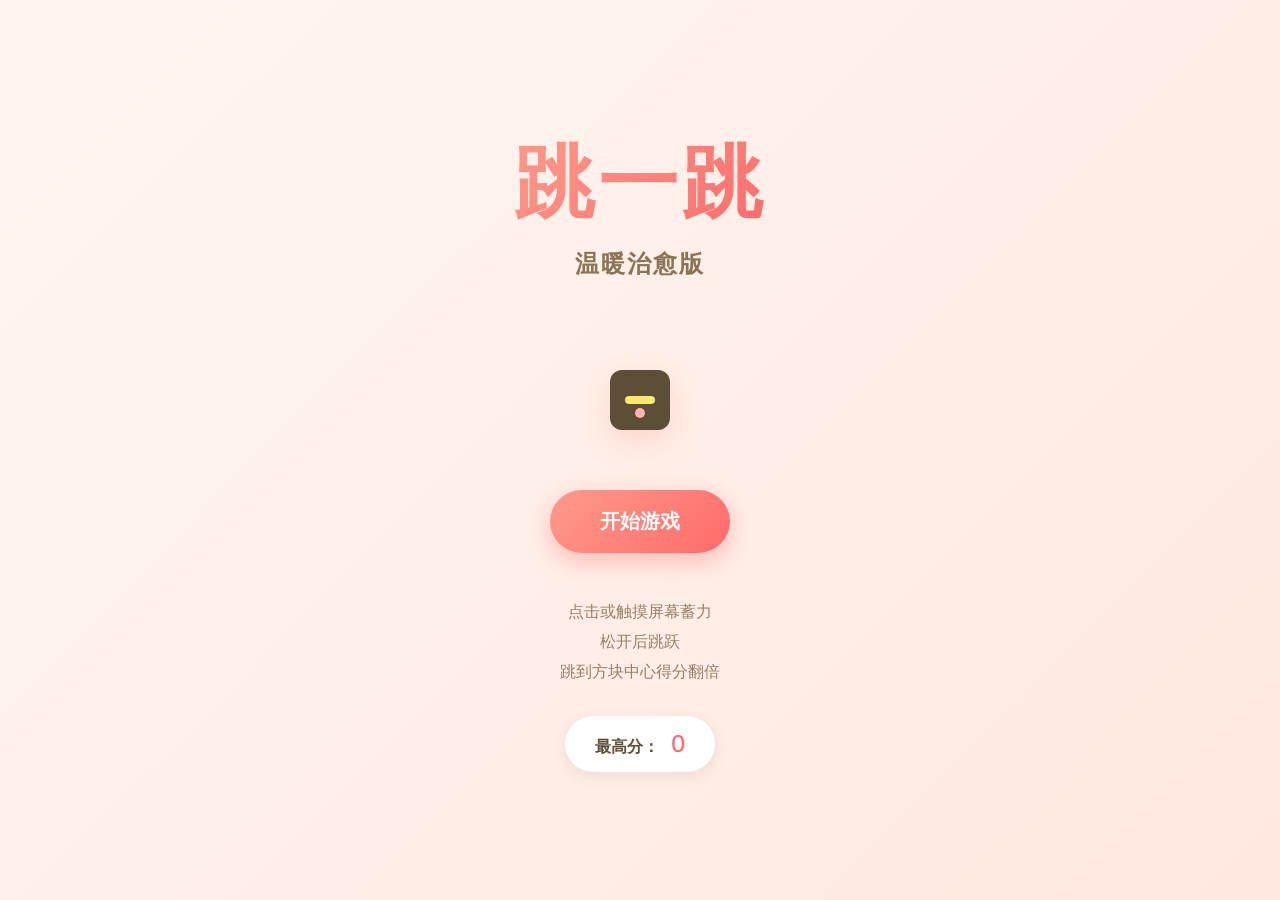
<file: index.html>
<!DOCTYPE html>
<html lang="zh-CN">
<head>
    <meta charset="UTF-8">
    <meta name="viewport" content="width=device-width, initial-scale=1.0, user-scalable=no">
    <title>跳一跳 - 温暖治愈版</title>
    <link rel="stylesheet" href="css/style.css">
    <link rel="preconnect" href="https://fonts.googleapis.com">
    <link rel="preconnect" href="https://fonts.gstatic.com" crossorigin>
    <link href="https://fonts.googleapis.com/css2?family=Nunito:wght@400;600;700;800&display=swap" rel="stylesheet">
</head>
<body>
    <!-- 开始界面 -->
    <div id="start-screen" class="screen">
        <div class="title-container">
            <h1 class="game-title">跳一跳</h1>
            <p class="subtitle">温暖治愈版</p>
        </div>
        <div class="character-preview">
            <div class="preview-character"></div>
        </div>
        <button id="start-btn" class="btn btn-primary">
            <span>开始游戏</span>
        </button>
        <div class="instructions">
            <p>点击或触摸屏幕蓄力</p>
            <p>松开后跳跃</p>
            <p>跳到方块中心得分翻倍</p>
        </div>
        <div class="best-score-display">
            <span>最高分：</span>
            <span id="best-score-value">0</span>
        </div>
    </div>

    <!-- 游戏界面 -->
    <div id="game-screen" class="screen hidden">
        <canvas id="game-canvas"></canvas>
        
        <!-- 游戏UI覆盖层 -->
        <div id="game-ui">
            <div class="score-container">
                <span id="current-score">0</span>
            </div>
            <div class="power-bar-container hidden" id="power-container">
                <div class="power-bar">
                    <div class="power-fill" id="power-fill"></div>
                </div>
            </div>
        </div>

        <!-- 连击提示 -->
        <div id="combo-text" class="combo-text hidden">
            <span id="combo-value"></span>
        </div>

        <!-- 粒子容器 -->
        <div id="particles-container"></div>
    </div>

    <!-- 游戏结束界面 -->
    <div id="game-over-screen" class="screen hidden
</file>
<file: css/style.css>
/* ==================== 全局样式 ==================== */
:root {
    /* 温暖治愈配色方案 */
    --primary-color: #FF9A8B;      /* 珊瑚粉 */
    --secondary-color: #FF6B6B;    /* 温暖红 */
    --accent-color: #FFE66D;       /* 柔和黄 */
    --bg-gradient-1: #FFF5F0;      /* 浅米色 */
    --bg-gradient-2: #FFE8E0;      /* 桃色 */
    --text-primary: #5D4E37;       /* 深棕 */
    --text-secondary: #8B7355;     /* 中棕 */
    --white: #FFFFFF;
    --shadow-soft: rgba(255, 154, 139, 0.3);
    --shadow-medium: rgba(255, 107, 107, 0.4);
    
    /* 平台颜色 - 温暖色系 */
    --platform-1: #FFB5A7;
    --platform-2: #FCD5CE;
    --platform-3: #F8ECD1;
    --platform-4: #DEEDF0;
    --platform-5: #BEE1E6;
    --platform-6: #D8E2DC;
    --platform-7: #FFE5D9;
    --platform-8: #FFCAD4;
    
    /* 玩家颜色 */
    --player-body: #5D4E37;
    --player-face: #FFE66D;
    --player-blush: #FFB5A7;
}

* {
    margin: 0;
    padding: 0;
    box-sizing: border-box;
}

html, body {
    width: 100%;
    height: 100%;
    overflow: hidden;
    font-family: 'Nunito', -apple-system, BlinkMacSystemFont, 'Segoe UI', sans-serif;
    background: linear-gradient(135deg, var(--bg-gradient-1) 0%, var(--bg-gradient-2) 100%);
    color: var(--text-primary);
    -webkit-tap-highlight-color: transparent;
    user-select: none;
}

/* ==================== 屏幕容器 ==================== */
.screen {
    position: fixed;
    top: 0;
    left: 0;
    width: 100%;
    height: 100%;
    display: flex;
    flex-direction: column;
    align-items: center;
    justify-content: center;
    transition: opacity 0.4s ease, transform 0.4s ease;
}

.screen.hidden {
    opacity: 0;
    pointer-events: none;
    transform: scale(0.95);
}

/* ==================== 开始界面 ==================== */
#start-screen {
    background: linear-gradient(135deg, var(--bg-gradient-1) 0%, var(--bg-gradient-2) 100%);
    padding: 20px;
}

.title-container {
    text-align: center;
    margin-bottom: 30px;
}

.game-title {
    font-size: clamp(3rem, 12vw, 5rem);
    font-weight: 800;
    background: linear-gradient(135deg, var(--primary-color), var(--secondary-color));
    -webkit-background-clip: text;
    -webkit-text-fill-color: transparent;
    background-clip: text;
    text-shadow: none;
    letter-spacing: 4px;
    animation: titleFloat 3s ease-in-out infinite;
}

@keyframes titleFloat {
    0%, 100% { transform: translateY(0); }
    50% { transform: translateY(-10px); }
}

.subtitle {
    font-size: clamp(1rem, 4vw, 1.5rem);
    color: var(--text-secondary);
    margin-top: 10px;
    font-weight: 600;
    letter-spacing: 2px;
}

.character-preview {
    width: 120px;
    height: 120px;
    margin: 30px auto;
    display: flex;
    align-items: center;
    justify-content: center;
}

.preview-character {
    width: 60px;
    height: 60px;
    background: var(--player-body);
    border-radius: 12px;
    position: relative;
    animation: characterBounce 1.5s ease-in-out infinite;
    box-shadow: 0 10px 30px var(--shadow-soft);
}

.preview-character::before {
    content: '';
    position: absolute;
    width: 30px;
    height: 8px;
    background: var(--player-face);
    border-radius: 4px;
    top: 50%;
    left: 50%;
    transform: translate(-50%, -50%);
}

.preview-character::after {
    content: '';
    position: absolute;
    width: 10px;
    height: 10px;
    background: var(--player-blush);
    border-radius: 50%;
    bottom: 12px;
    left: 50%;
    transform: translateX(-50%);
}

@keyframes characterBounce {
    0%, 100% { transform: translateY(0) rotate(0deg); }
    25% { transform: translateY(-20px) rotate(-5deg); }
    50% { transform: translateY(0) rotate(0deg); }
    75% { transform: translateY(-10px) rotate(5deg); }
}

/* 按钮样式 */
.btn {
    padding: 18px 50px;
    font-size: clamp(1rem, 4vw, 1.25rem);
    font-weight: 700;
    border: none;
    border-radius: 50px;
    cursor: pointer;
    transition: all 0.3s ease;
    font-family: inherit;
    position: relative;
    overflow: hidden;
}

.btn-primary {
    background: linear-gradient(135deg, var(--primary-color), var(--secondary-color));
    color: var(--white);
    box-shadow: 0 8px 25px var(--shadow-medium);
}

.btn-primary:hover {
    transform: translateY(-3px);
    box-shadow: 0 12px 35px var(--shadow-medium);
}

.btn-primary:active {
    transform: translateY(-1px);
}

.btn-secondary {
    background: var(--white);
    color: var(--text-primary);
    box-shadow: 0 4px 15px rgba(0, 0, 0, 0.1);
    border: 2px solid var(--primary-color);
}

.btn-secondary:hover {
    background: var(--bg-gradient-1);
    transform: translateY(-2px);
}

.instructions {
    margin-top: 40px;
    text-align: center;
}

.instructions p {
    font-size: clamp(0.9rem, 3vw, 1rem);
    color: var(--text-secondary);
    margin: 8px 0;
    opacity: 0.9;
}

.best-score-display {
    margin-top: 25px;
    padding: 12px 30px;
    background: var(--white);
    border-radius: 30px;
    box-shadow: 0 4px 15px rgba(0, 0, 0, 0.08);
    font-weight: 600;
}

#best-score-value {
    font-size: 1.5rem;
    color: var(--secondary-color);
    margin-left: 8px;
}

/* ==================== 游戏界面 ==================== */
#game-screen {
    background: linear-gradient(135deg, var(--bg-gradient-1) 0%, var(--bg-gradient-2) 100%);
}

#game-canvas {
    width: 100%;
    height: 100%;
    display: block;
}

#game-ui {
    position: absolute;
    top: 0;
    left: 0;
    width: 100%;
    padding: 20px;
    pointer-events: none;
    z-index: 10;
}

.score-container {
    display: flex;
    justify-content: center;
    align-items: center;
}

#current-score {
    font-size: clamp(2.5rem, 10vw, 4rem);
    font-weight: 800;
    color: var(--text-primary);
    text-shadow: 0 2px 10px rgba(255, 255, 255, 0.8);
}

.power-bar-container {
    position: absolute;
    bottom: 100px;
    left: 50%;
    transform: translateX(-50%);
    width: min(300px, 80vw);
    opacity: 0;
    transition: opacity 0.2s ease;
}

.power-bar-container.hidden {
    opacity: 0;
}

.power-bar {
    width: 100%;
    height: 8px;
    background: rgba(255, 255, 255, 0.5);
    border-radius: 10px;
    overflow: hidden;
    box-shadow: 0 2px 10px rgba(0, 0, 0, 0.1);
}

.power-fill {
    width: 0%;
    height: 100%;
    background: linear-gradient(90deg, var(--accent-color), var(--primary-color), var(--secondary-color));
    border-radius: 10px;
    transition: width 0.05s linear;
}

/* 连击提示 */
.combo-text {
    position: absolute;
    top: 50%;
    left: 50%;
    transform: translate(-50%, -50%);
    font-size: clamp(2rem, 8vw, 3rem);
    font-weight: 800;
    color: var(--secondary-color);
    text-shadow: 0 2px 20px rgba(255, 107, 107, 0.5);
    opacity: 0;
    pointer-events: none;
    z-index: 20;
}

.combo-text.hidden {
    display: none;
}

@keyframes comboPopup {
    0% {
        opacity: 0;
        transform: translate(-50%, -50%) scale(0.5);
    }
    50% {
        opacity: 1;
        transform: translate(-50%, -50%) scale(1.2);
    }
    100% {
        opacity: 0;
        transform: translate(-50%, -80%) scale(1);
    }
}

.combo-text.show {
    animation: comboPopup 1s ease-out forwards;
}

/* 粒子容器 */
#particles-container {
    position: absolute;
    top: 0;
    left: 0;
    width: 100%;
    height: 100%;
    pointer-events: none;
    z-index: 15;
}

.particle {
    position: absolute;
    border-radius: 50%;
    pointer-events: none;
    animation: particleFade 1s ease-out forwards;
}

@keyframes particleFade {
    0% {
        opacity: 1;
        transform: translate(0, 0) scale(1);
    }
    100% {
        opacity: 0;
        transform: translate(var(--tx), var(--ty)) scale(0);
    }
}

/* ==================== 游戏结束界面 ==================== */
#game-over-screen {
    background: linear-gradient(135deg, var(--bg-gradient-1) 0%, var(--bg-gradient-2) 100%);
}

.game-over-content {
    text-align: center;
    padding: 30px;
}

.game-over-title {
    font-size: clamp(2rem, 8vw, 3rem);
    font-weight: 800;
    color: var(--text-primary);
    margin-bottom: 30px;
}

.final-score-container {
    margin-bottom: 20px;
}

.score-label {
    font-size: 1rem;
    color: var(--text-secondary);
    margin-bottom: 5px;
}

.final-score {
    font-size: clamp(4rem, 15vw, 6rem);
    font-weight: 800;
    background: linear-gradient(135deg, var(--primary-color), var(--secondary-color));
    -webkit-background-clip: text;
    -webkit-text-fill-color: transparent;
    background-clip: text;
}

.new-record {
    margin: 20px 0;
    padding: 10px 25px;
    background: linear-gradient(135deg, var(--accent-color), #FFD93D);
    border-radius: 30px;
    display: inline-block;
    animation: recordPulse 0.5s ease-out;
}

.new-record.hidden {
    display: none;
}

@keyframes recordPulse {
    0% { transform: scale(0.8); }
    50% { transform: scale(1.1); }
    100% { transform: scale(1); }
}

.new-record span {
    font-size: 1.2rem;
    font-weight: 700;
    color: var(--text-primary);
}

.stats-container {
    display: flex;
    justify-content: center;
    gap: 30px;
    margin: 30px 0;
    flex-wrap: wrap;
}

.stat-item {
    display: flex;
    flex-direction: column;
    align-items: center;
}

.stat-label {
    font-size: 0.9rem;
    color: var(--text-secondary);
    margin-bottom: 5px;
}

.stat-value {
    font-size: 1.5rem;
    font-weight: 700;
    color: var(--text-primary);
}

.game-over-buttons {
    display: flex;
    flex-direction: column;
    gap: 15px;
    margin-top: 20px;
}

/* ==================== 音效按钮 ==================== */
.sound-btn {
    position: fixed;
    top: 20px;
    right: 20px;
    width: 50px;
    height: 50px;
    border-radius: 50%;
    background: var(--white);
    border: none;
    cursor: pointer;
    display: flex;
    align-items: center;
    justify-content: center;
    box-shadow: 0 4px 15px rgba(0, 0, 0, 0.1);
    transition: all 0.3s ease;
    z-index: 100;
}

.sound-btn:hover {
    transform: scale(1.1);
    box-shadow: 0 6px 20px rgba(0, 0, 0, 0.15);
}

.sound-btn svg {
    width: 24px;
    height: 24px;
    color: var(--text-primary);
}

.sound-btn .hidden {
    display: none;
}

/* ==================== 响应式调整 ==================== */
@media (max-width: 480px) {
    .game-title {
        letter-spacing: 2px;
    }
    
    .btn {
        padding: 15px 40px;
    }
    
    .stats-container {
        gap: 20px;
    }
    
    .stat-item {
        min-width: 80px;
    }
}

@media (min-width: 768px) {
    .game-over-buttons {
        flex-direction: row;
        justify-content: center;
    }
}

/* ==================== 动画工具类 ==================== */
.fade-in {
    animation: fadeIn 0.5s ease-out forwards;
}

@keyframes fadeIn {
    from {
        opacity: 0;
        transform: translateY(20px);
    }
    to {
        opacity: 1;
        transform: translateY(0);
    }
}

.shake {
    animation: shake 0.5s ease-out;
}

@keyframes shake {
    0%, 100% { transform: translateX(0); }
    20% { transform: translateX(-10px); }
    40% { transform: translateX(10px); }
    60% { transform: translateX(-5px); }
    80% { transform: translateX(5px); }
}
</file>
